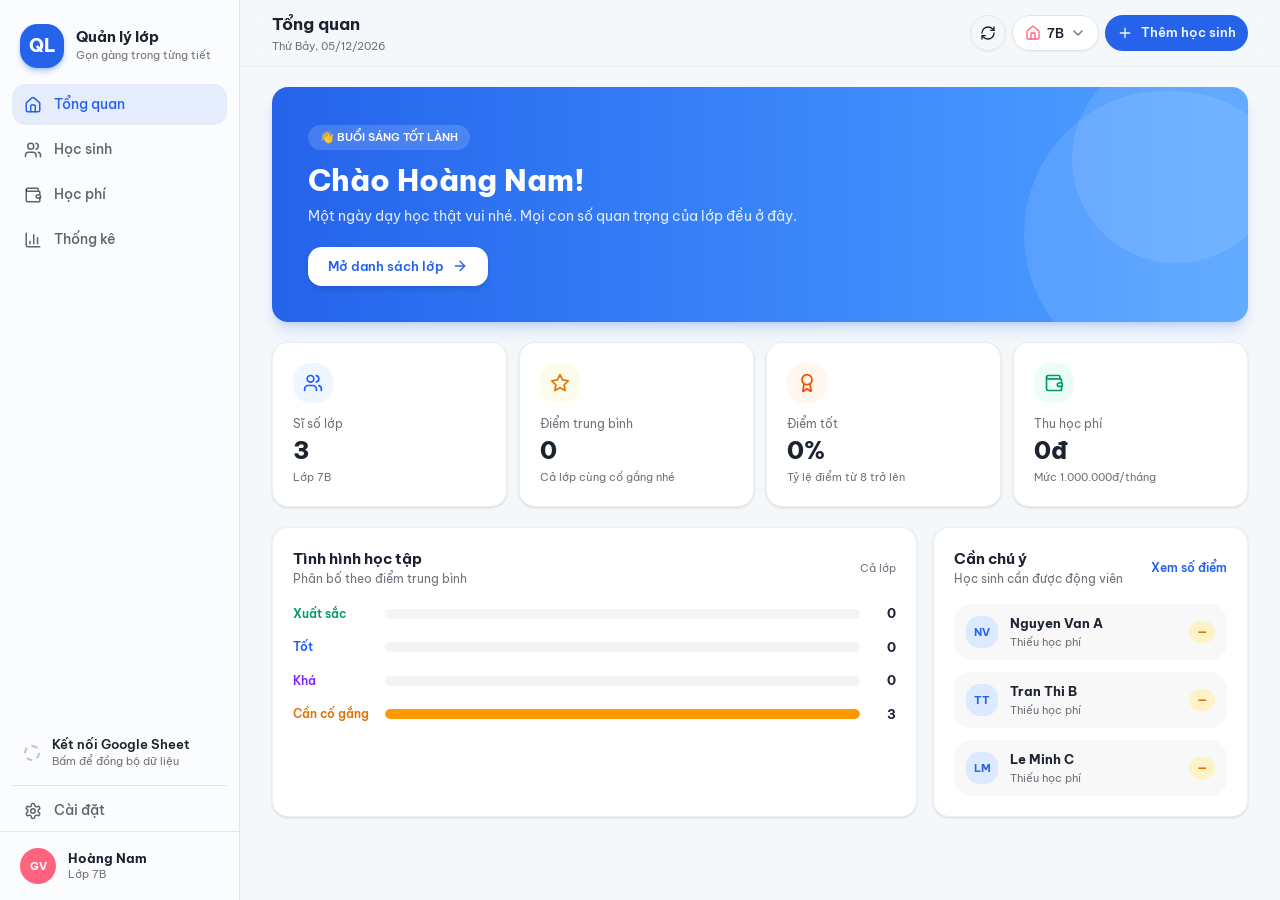
<file: index.html>
<!DOCTYPE html>

<html lang="vi">
<head>
<meta charset="utf-8"/>
<meta content="width=device-width, initial-scale=1.0, maximum-scale=1" name="viewport"/>
<title>Quản lý lớp — Gọn gàng trong từng tiết</title>
<meta content="Webapp quản lý lớp học cho giáo viên: theo dõi học sinh, điểm TX, lượt gọi tên, vi phạm, đồng bộ Google Sheet." name="description"/>
<meta content="#1D6FE5" name="theme-color"/>
<link href="./logo.png" rel="icon" type="image/png"/>
<link href="https://fonts.googleapis.com" rel="preconnect"/>
<link crossorigin="" href="https://fonts.gstatic.com" rel="preconnect"/>
<link href="https://fonts.googleapis.com/css2?family=Be+Vietnam+Pro:ital,wght@0,400;0,500;0,600;0,700;0,800;1,400&amp;display=swap" rel="stylesheet"/>
<script crossorigin="" src="./assets/index-DHZElYMk.js" type="module"></script>
<link crossorigin="" href="./assets/index-BlzPCnRT.css" rel="stylesheet"/>

</head>
<body>

<div id="root"></div>
<script>
  (function () {
    function textOf(el) {
      return (el.textContent || "").replace(/\s+/g, " ").trim();
    }

    function hideClosestSmallBlock(el) {
      var block = el;
      for (var i = 0; i < 4 && block; i += 1) {
        var text = textOf(block);
        var inputCount = block.querySelectorAll ? block.querySelectorAll("input").length : 0;
        if (inputCount > 0 && text.length < 120) {
          block.style.display = "none";
          return;
        }
        block = block.parentElement;
      }
      el.style.display = "none";
    }

    function hideExactText(labelText) {
      document.querySelectorAll("label, span, p, h3, h4").forEach(function (el) {
        if (textOf(el) === labelText) hideClosestSmallBlock(el);
      });
    }

    function hideUnusedScoreSection() {
      document.querySelectorAll("label, span, p, h3, h4").forEach(function (el) {
        var text = textOf(el);
        if (text === "ĐIỂM SỐ & KỶ LUẬT") {
          el.style.display = "none";
        }
        if (text === "Điểm TX1 - TX4 (để trống nếu chưa có)") hideClosestSmallBlock(el);
      });

      hideExactText("Số lần gọi tên");
      hideExactText("Điểm cộng");
      hideExactText("Số lần vi phạm");

      document.querySelectorAll('input[placeholder="TX1"], input[placeholder="TX2"], input[placeholder="TX3"], input[placeholder="TX4"]').forEach(function (input) {
        hideClosestSmallBlock(input);
      });
    }

    window.addEventListener("DOMContentLoaded", hideUnusedScoreSection);
    new MutationObserver(hideUnusedScoreSection).observe(document.documentElement, {
      childList: true,
      subtree: true
    });
  })();
</script>
</body>
</html>
</file>
